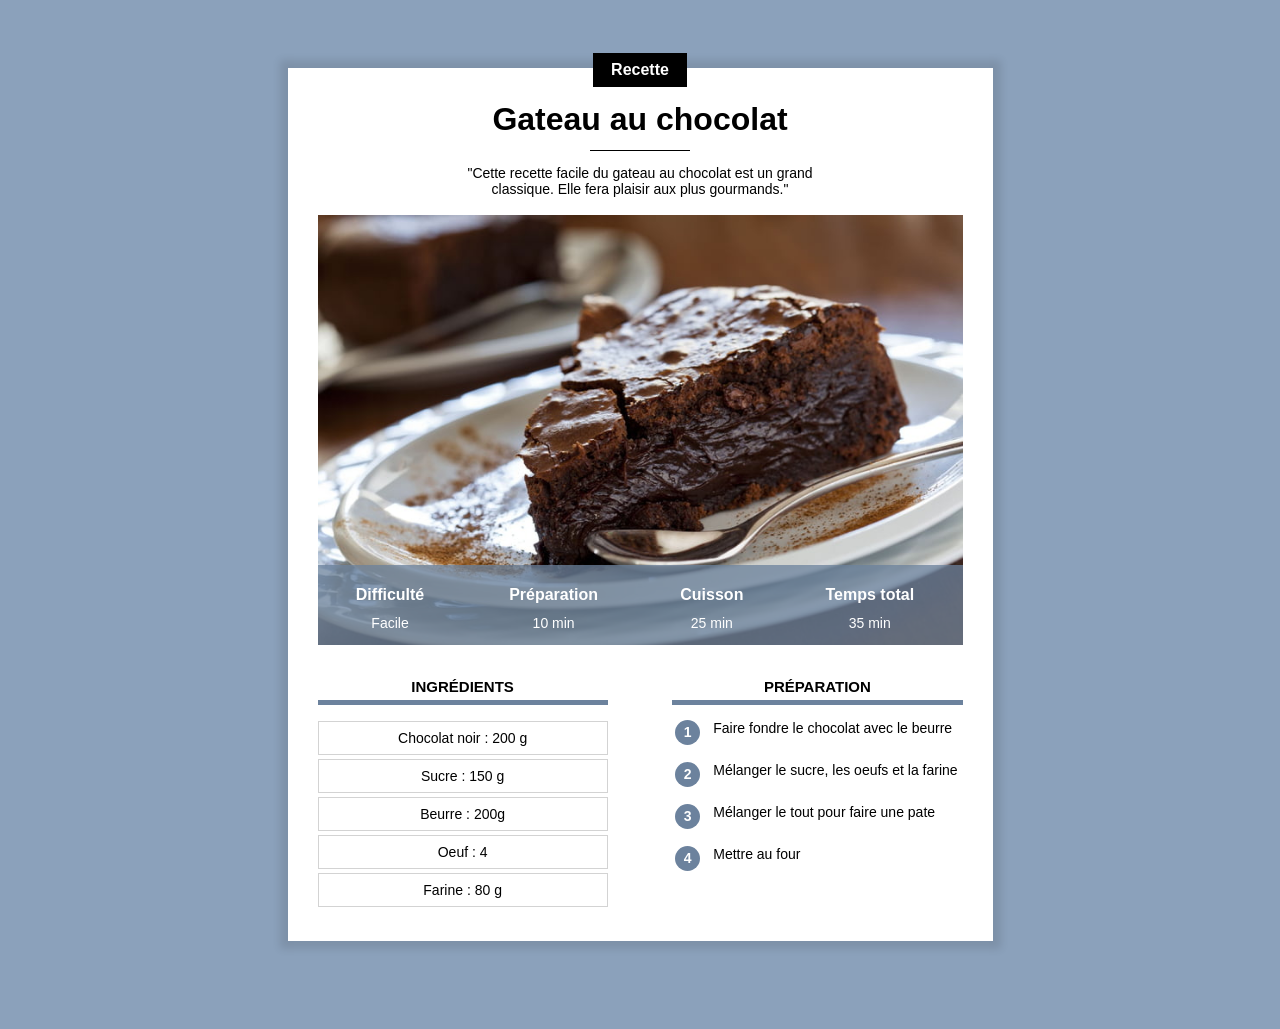
<file: index.html>
<!DOCTYPE html>
<html lang="fr">
<head>
    <meta charset="UTF-8">
    <meta http-equiv="X-UA-Compatible" content="IE=edge">
    <meta name="viewport" content="width=device-width, initial-scale=1.0">
    <link rel="stylesheet" href="style.css">
    <title>Gateau au chocolat</title>
</head>
<body>
    <div class="contenu">

        <div class="centre categorie">
            <p class="categorie">Recette</p>
        </div>

        <h1>Gateau au chocolat</h1>

        <div class="separateur"></div>

        <div class="centre">
            <p class="description">"Cette recette facile du gateau au chocolat est un grand classique. Elle fera plaisir aux plus gourmands."</p>
        </div>

        <div class="cont-img-table">
            <img class="centre info" src="gateau.jpg" alt="image du gateau au chocolat">
            <table>
                <tr>
                    <th>Difficulté</th>
                    <th>Préparation</th>
                    <th>Cuisson</th>
                    <th>Temps total</th>
                </tr>
                <tr>
                    <td>Facile</td>
                    <td>10 min</td>
                    <td>25 min</td>
                    <td>35 min</td>
                </tr>
            </table>
        </div>
        
        <div>
            <div class="colonne1 colonne">
                <h2>Ingrédients</h2>
                <div class="ingredients">
                    <p>Chocolat noir : 200 g</p>
                    <p>Sucre : 150 g</p>
                    <p>Beurre : 200g</p>
                    <p>Oeuf : 4</p>
                    <p>Farine : 80 g</p>
                </div>
            </div>
            
            <div class="colonne2 colonne">
                <h2>Préparation</h2>
    
                <table class="preparation">
                    <tr><td><p class="numero">1</p></td><td class="preparation_etape">Faire fondre le chocolat avec le beurre</td></tr>
                    <tr><td><p class="numero">2</p></td><td class="preparation_etape">Mélanger le sucre, les oeufs et la farine</td></tr>
                    <tr><td><p class="numero">3</p></td><td class="preparation_etape">Mélanger le tout pour faire une pate</td></tr>
                    <tr><td><p class="numero">4</p></td><td class="preparation_etape">Mettre au four</td></tr>
                </table>
            </div>
        </div>
    </div>
    
</body>
</html>
</file>
<file: style.css>
* {
    overflow: auto;
}

body {
    background-color: #8ba1bb;
    font-family: Arial, Helvetica, sans-serif;
}

p.categorie {
    background-color: #000;
    color: #fff;
    display: inline-block;
    margin-top: -15px;
    padding: 8px 18px;
    margin-bottom: 0;
    font-weight: bold;
    font-size: 16px;
}

div.categorie {
    margin-bottom: 0;
    margin-top: 0;
    overflow: visible;
}

.contenu{
    background-color: #fff;
    margin: 40px 8px 40px 8px;
    padding: 0 8px 20px 8px;
    box-shadow: 0px 0px 8px 8px rgba(0, 0, 0, 0.1);
    overflow: visible;
}

h1 {
    text-align: center;
    margin-bottom: 12px;
    margin-top: 10px;
}

.separateur {
    height: 1px;
    width: 100px;
    background-color: #000;
    margin: 0 auto;
}

.centre {
    text-align: center;
    width: 100%;
}

p.description {
    text-align: center;
    max-width: 400px;
    display: inline-block;
    font-size: 14px;
}



.cont-img-table {
    position: relative;
}

.cont-img-table img {
    display: block;
    max-height: 600px;
    object-fit: cover;
    min-height: 200px;
}

.cont-img-table table {
    position: absolute;
    bottom: 0;
    width: 100%;
    color: white;
    background-color: #6c829dc0;
    height: 50px;
}

.cont-img-table table td {
    text-align: center;
    font-size: 12px;
    vertical-align: top;
}

.cont-img-table table th {
    font-size: 14px;
    vertical-align: bottom;
    padding-bottom: 8px;
}

.colonne {
    width: 100%;
    margin-top: 20px;
}

.colonne h2 {
    text-align: center;
    text-transform: uppercase;
    font-size: 15px;
    border-bottom: 5px solid #6c829d;
    padding-bottom: 5px;
}

.colonne1 {
    display: inline-block;
}

.ingredients p {
    text-align: center;
    font-size: 14px;
    border: 1px solid lightgray;
    padding: 8px 0;
    margin-top: 4px;
    margin-bottom: 0;
}

table.preparation p.numero {
    background-color: #6c829d;
    color: white;
    width: 25px;
    height: 25px;
    text-align: center;
    font-size: 14px;
    font-weight: bold;
    padding-top: 4px;
    box-sizing: border-box;
    border-radius: 50%;
    margin: 0;
}

table.preparation td {
    vertical-align: top;
}

table.preparation td.preparation_etape {
    font-size: 14px;
    padding-left: 10px;
    padding-bottom: 10px;
}

table.preparation tr {
    height: 40px;
}

/* style pour ordinateur */
@media screen and (min-width: 768px) {
    .contenu{
        margin: 60px 10% 80px 10%;
        padding: 0 30px 30px 30px;
        min-width: 350px;
        max-width: 650px;
    }

    .cont-img-table table {
        height: 80px;
    }
    
    .cont-img-table table td {
        font-size: 14px;
    }
    
    .cont-img-table table th {
        font-size: 16px;
    }

    .colonne {
        width: 45%;
    }
    
    .colonne1 {
        margin-right: 10%;
    }
    
    .colonne2 {
        float: right;
    }
}

@media screen and (min-width: 900px) {
    .contenu{
        margin-left: auto;
        margin-right: auto;
        width: 645px;
    }
}
</file>
